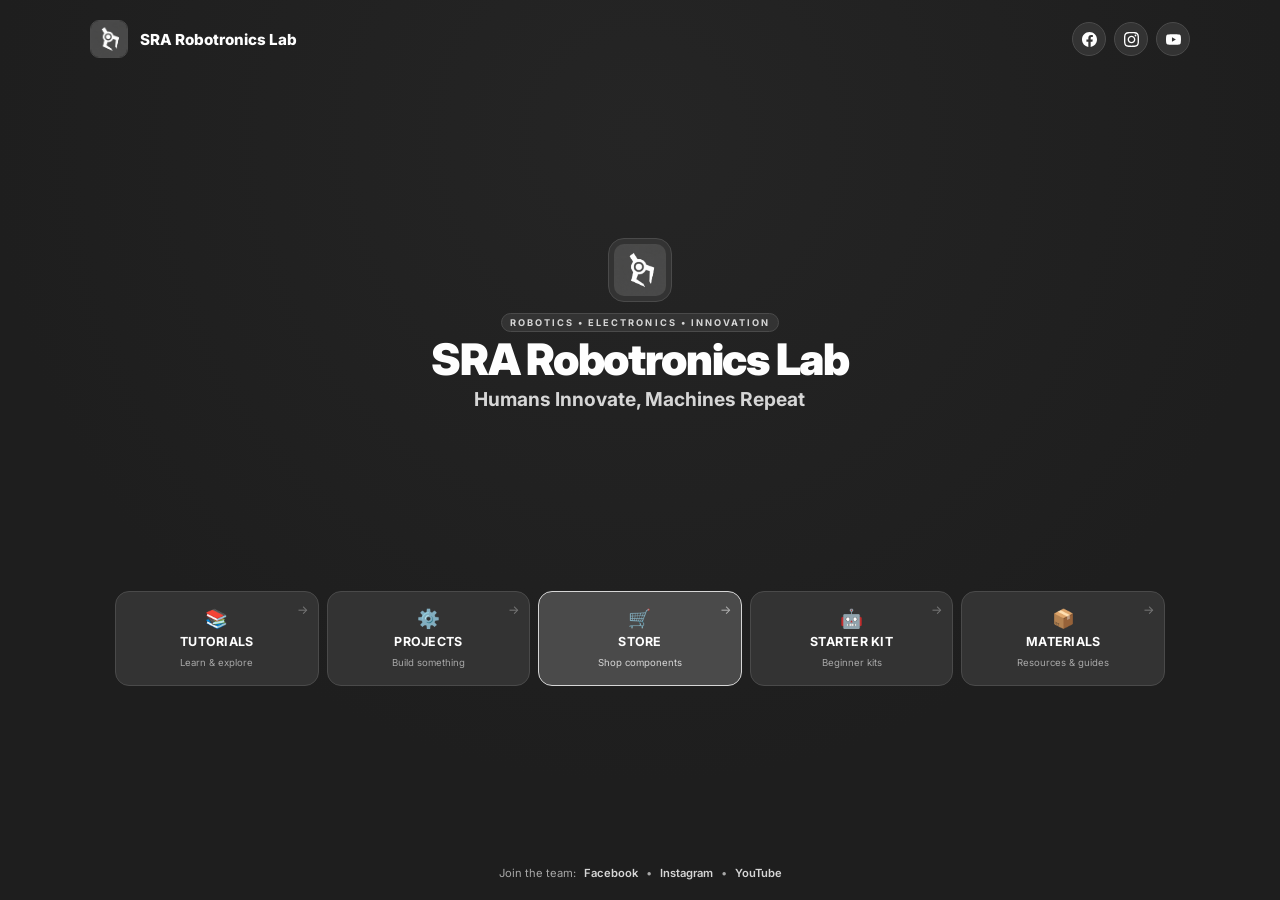
<file: index.html>
<!DOCTYPE html>
<html lang="en">
<head>
    <meta charset="UTF-8">
    <meta name="viewport" content="width=device-width, initial-scale=1.0">
    <title>SRA Robotronics Lab</title>
    <meta name="description" content="SRA Robotronics Lab — Robotics Projects & Tutorials for Beginners. Humans Innovate, Machines Repeat.">

    <link rel="icon" type="image/png" href="logo.jpg">
    <link rel="preconnect" href="https://fonts.googleapis.com">
    <link rel="preconnect" href="https://fonts.gstatic.com" crossorigin>
    <link href="https://fonts.googleapis.com/css2?family=Inter:wght@400;500;600;700;800;900&display=swap" rel="stylesheet">
    
    <link rel="stylesheet" href="styles.css">
</head>
<body>

    <!-- ================= SINGLE SCREEN HERO ================= -->
    <main class="hero-screen">
        
        <!-- Header -->
        <header class="top-header">
            <a href="index.html" class="brand">
                <img src="logo.jpg" alt="SRA Logo" onerror="this.src='https://via.placeholder.com/38'">
                <span>SRA Robotronics Lab</span>
            </a>
            <div class="social-icons-header">
                <!-- Facebook SVG Icon -->
                <a href="https://www.facebook.com/srarobotronicslab" target="_blank" class="social-icon-btn" title="Facebook">
                    <svg viewBox="0 0 24 24"><path d="M24 12.073c0-6.627-5.373-12-12-12s-12 5.373-12 12c0 5.99 4.388 10.954 10.125 11.854v-8.385H7.078v-3.47h3.047V9.43c0-3.007 1.792-4.669 4.533-4.669 1.312 0 2.686.235 2.686.235v2.953H15.83c-1.491 0-1.956.925-1.956 1.874v2.25h3.328l-.532 3.47h-2.796v8.385C19.612 23.027 24 18.062 24 12.073z"/></svg>
                </a>
                <!-- Instagram SVG Icon -->
                <a href="https://www.instagram.com/sra_robotronics_lab?igsh=MWd2eW02dGt4Y2xveQ==" target="_blank" class="social-icon-btn" title="Instagram">
                    <svg viewBox="0 0 24 24"><path d="M12 2.163c3.204 0 3.584.012 4.85.07 3.252.148 4.771 1.691 4.919 4.919.058 1.265.069 1.645.069 4.849 0 3.205-.012 3.584-.069 4.849-.149 3.225-1.664 4.771-4.919 4.919-1.266.058-1.644.07-4.85.07-3.204 0-3.584-.012-4.849-.07-3.26-.149-4.771-1.699-4.919-4.92-.058-1.265-.07-1.644-.07-4.849 0-3.204.013-3.583.07-4.849.149-3.227 1.664-4.771 4.919-4.919 1.266-.057 1.645-.069 4.849-.069zm0-2.163c-3.259 0-3.667.014-4.947.072-4.358.2-6.78 2.618-6.98 6.98-.059 1.281-.073 1.689-.073 4.948 0 3.259.014 3.668.072 4.948.2 4.358 2.618 6.78 6.98 6.98 1.281.058 1.689.072 4.948.072 3.259 0 3.668-.014 4.948-.072 4.354-.2 6.782-2.618 6.979-6.98.059-1.28.073-1.689.073-4.948 0-3.259-.014-3.667-.072-4.947-.196-4.354-2.617-6.78-6.979-6.98-1.281-.059-1.69-.073-4.949-.073zm0 5.838c-3.403 0-6.162 2.759-6.162 6.162s2.759 6.163 6.162 6.163 6.162-2.759 6.162-6.163c0-3.403-2.759-6.162-6.162-6.162zm0 10.162c-2.209 0-4-1.79-4-4 0-2.209 1.791-4 4-4s4 1.791 4 4c0 2.21-1.791 4-4 4zm6.406-11.845c-.796 0-1.441.645-1.441 1.44s.645 1.44 1.441 1.44c.795 0 1.439-.645 1.439-1.44s-.644-1.44-1.439-1.44z"/></svg>
                </a>
                <!-- YouTube SVG Icon -->
                <a href="https://youtube.com/@srarobotronicslab?si=JbZqEeuuuL5DF7yF" target="_blank" class="social-icon-btn" title="YouTube">
                    <svg viewBox="0 0 24 24"><path d="M23.498 6.186a3.016 3.016 0 0 0-2.122-2.136C19.505 3.545 12 3.545 12 3.545s-7.505 0-9.377.505A3.017 3.017 0 0 0 .502 6.186C0 8.07 0 12 0 12s0 3.93.502 5.814a3.016 3.016 0 0 0 2.122 2.136c1.871.505 9.376.505 9.376.505s7.505 0 9.377-.505a3.015 3.015 0 0 0 2.122-2.136C24 15.93 24 12 24 12s0-3.93-.502-5.814zM9.545 15.568V8.432L15.818 12l-6.273 3.568z"/></svg>
                </a>
            </div>
        </header>

        <!-- Hero Content -->
        <section class="hero-center" id="home">
            <div class="hero-logo-box">
                <img src="logo.jpg" alt="SRA Logo" onerror="this.src='https://via.placeholder.com/100'">
            </div>
            <div class="badge-tag">ROBOTICS • ELECTRONICS • INNOVATION</div>
            <h1 class="main-heading">SRA Robotronics Lab</h1>
            <p class="tagline-sub">Humans Innovate, Machines Repeat</p>
        </section>

        <!-- ================= MAIN BUTTONS ================= -->
        <nav class="quick-links-grid" aria-label="Main Navigation">
            <a href="tutorials.html" class="quick-card">
                <div class="card-content-inner">
                    <div class="card-icon">📚</div>
                    <div class="card-info">
                        <h3>TUTORIALS</h3>
                        <span>Learn & explore</span>
                    </div>
                </div>
                <span class="card-arrow">→</span>
            </a>

            <a href="projects.html" class="quick-card">
                <div class="card-content-inner">
                    <div class="card-icon">⚙️</div>
                    <div class="card-info">
                        <h3>PROJECTS</h3>
                        <span>Build something</span>
                    </div>
                </div>
                <span class="card-arrow">→</span>
            </a>

            <a href="store.html" class="quick-card featured">
                <div class="card-content-inner">
                    <div class="card-icon">🛒</div>
                    <div class="card-info">
                        <h3>STORE</h3>
                        <span>Shop components</span>
                    </div>
                </div>
                <span class="card-arrow">→</span>
            </a>

            <a href="starter_kit.html" class="quick-card">
                <div class="card-content-inner">
                    <div class="card-icon">🤖</div>
                    <div class="card-info">
                        <h3>STARTER KIT</h3>
                        <span>Beginner kits</span>
                    </div>
                </div>
                <span class="card-arrow">→</span>
            </a>

            <a href="materials.html" class="quick-card">
                <div class="card-content-inner">
                    <div class="card-icon">📦</div>
                    <div class="card-info">
                        <h3>MATERIALS</h3>
                        <span>Resources & guides</span>
                    </div>
                </div>
                <span class="card-arrow">→</span>
            </a>
        </nav>

        <!-- Footer / Join the team -->
        <footer class="hero-footer">
            <span>Join the team:</span>
            <div class="footer-socials">
                <a href="https://www.facebook.com/srarobotronicslab" target="_blank">Facebook</a>
                <span>•</span>
                <a href="https://www.instagram.com/sra_robotronics_lab?igsh=MWd2eW02dGt4Y2xveQ==" target="_blank">Instagram</a>
                <span>•</span>
                <a href="https://youtube.com/@srarobotronicslab?si=JbZqEeuuuL5DF7yF" target="_blank">YouTube</a>
            </div>
        </footer>

    </main>

    <script src="script.js"></script>
</body>
</html>
</file>
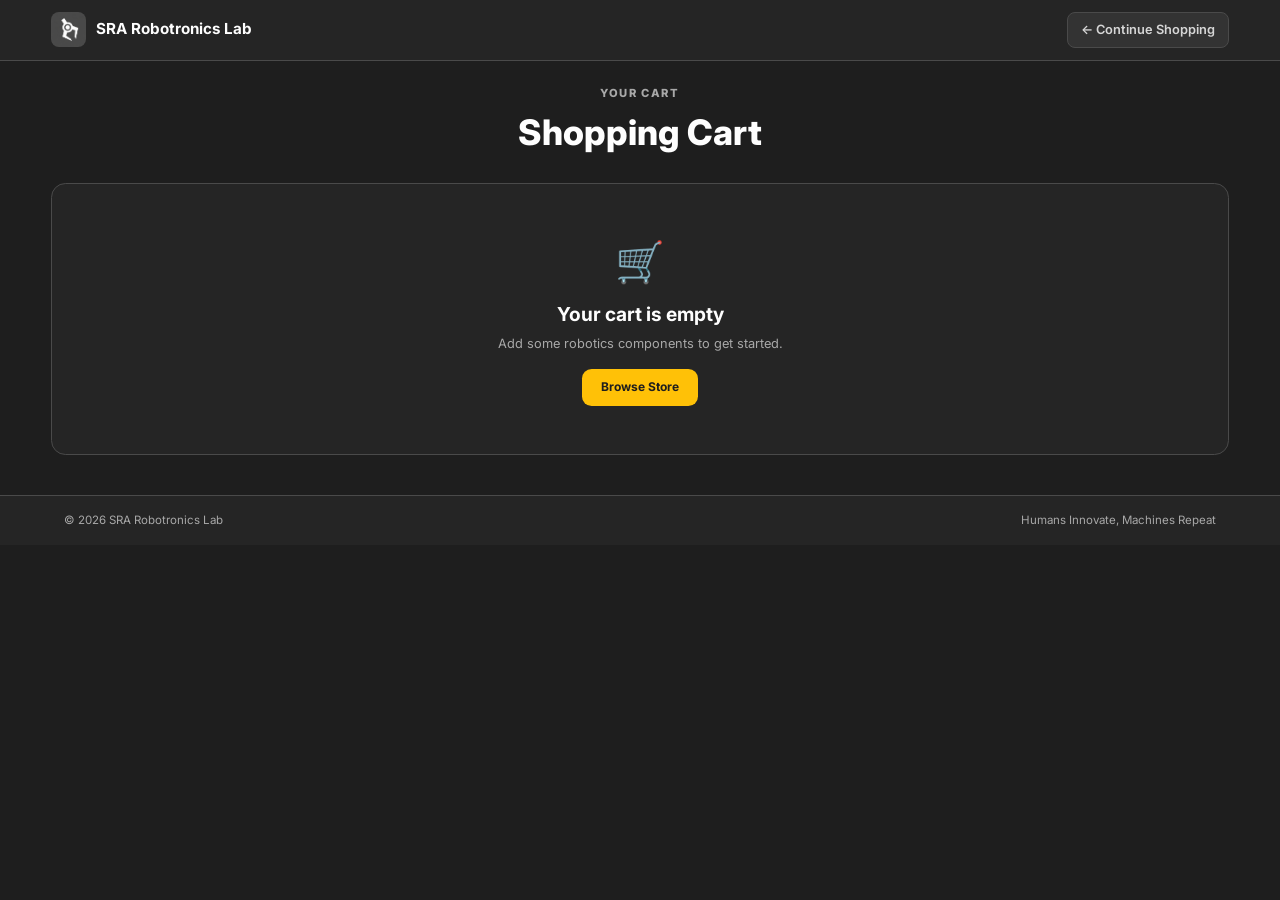
<file: cart.html>
<!DOCTYPE html>
<html lang="en">
<head>
    <meta charset="UTF-8">
    <meta name="viewport" content="width=device-width, initial-scale=1.0">
    <title>Your Cart | SRA Robotronics Lab</title>
    <meta name="description" content="Review your shopping cart and checkout.">
    <link href="https://fonts.googleapis.com/css2?family=Inter:wght@400;500;600;700;800&display=swap" rel="stylesheet">
    <link rel="stylesheet" href="cart.css">
</head>
<body>

<!-- =========================================
    HEADER
========================================= -->
<header class="header">
    <div class="nav-container">
        <a href="store.html" class="brand">
            <img src="logo.jpg" alt="SRA Robotronics Lab">
            <span>SRA Robotronics Lab</span>
        </a>
        <a href="store.html" class="back-store">
            ← Continue Shopping
        </a>
    </div>
</header>

<!-- =========================================
    MAIN
========================================= -->
<main class="cart-page">

    <!-- PAGE HEADER -->
    <section class="page-header">
        <p class="section-label">Your Cart</p>
        <h1>Shopping Cart</h1>
    </section>

    <!-- EMPTY CART -->
    <section id="emptyCart" class="empty-cart">
        <div class="empty-icon">🛒</div>
        <h2>Your cart is empty</h2>
        <p>Add some robotics components to get started.</p>
        <a href="store.html" class="primary-btn">Browse Store</a>
    </section>

    <!-- CART CONTENT -->
    <section id="cartContent" class="cart-layout">

        <!-- CART ITEMS -->
        <div class="cart-card">
            <div class="cart-card-header">
                <div>
                    <h2>Cart Items</h2>
                    <p id="cartItemCount">0 items</p>
                </div>
                <button id="clearCartBtn" class="clear-cart" type="button">Clear Cart</button>
            </div>

            <!-- ITEMS WILL BE INSERTED HERE -->
            <div id="cartItems" class="cart-items"></div>
        </div>

        <!-- ORDER SUMMARY -->
        <aside class="cart-summary">
            <h2>Order Summary</h2>

            <div class="summary-row">
                <span>Subtotal</span>
                <strong id="cartSubtotal">৳0</strong>
            </div>

            <!-- DELIVERY OPTIONS SELECTOR -->
            <div class="delivery-options-group">
                <label class="delivery-label">Delivery Location:</label>
                <div class="delivery-radios">
                    <label class="radio-card">
                        <input type="radio" name="deliveryOption" value="80" checked>
                        <span>Inside Dhaka <strong>(৳80)</strong></span>
                    </label>
                    <label class="radio-card">
                        <input type="radio" name="deliveryOption" value="150">
                        <span>Outside Dhaka <strong>(৳150)</strong></span>
                    </label>
                </div>
            </div>

            <div class="summary-row">
                <span>Delivery Fee</span>
                <strong id="deliveryFee">৳80</strong>
            </div>

            <div class="summary-divider"></div>

            <div class="summary-total">
                <span>Total</span>
                <strong id="cartTotal">৳0</strong>
            </div>

            <div class="delivery-note">
                <strong>Payment Information</strong>
                <p>Delivery charge must be paid in advance. Remaining product amount uses Cash on Delivery.</p>
            </div>

            <button id="checkoutBtn" class="checkout-btn" type="button">
                Proceed to Checkout <span>→</span>
            </button>
        </aside>

    </section>

</main>

<!-- =========================================
    FOOTER
========================================= -->
<footer class="footer">
    <div>© <span id="year"></span> SRA Robotronics Lab</div>
    <div>Humans Innovate, Machines Repeat</div>
</footer>

<script src="cart.js"></script>
</body>
</html>
</file>
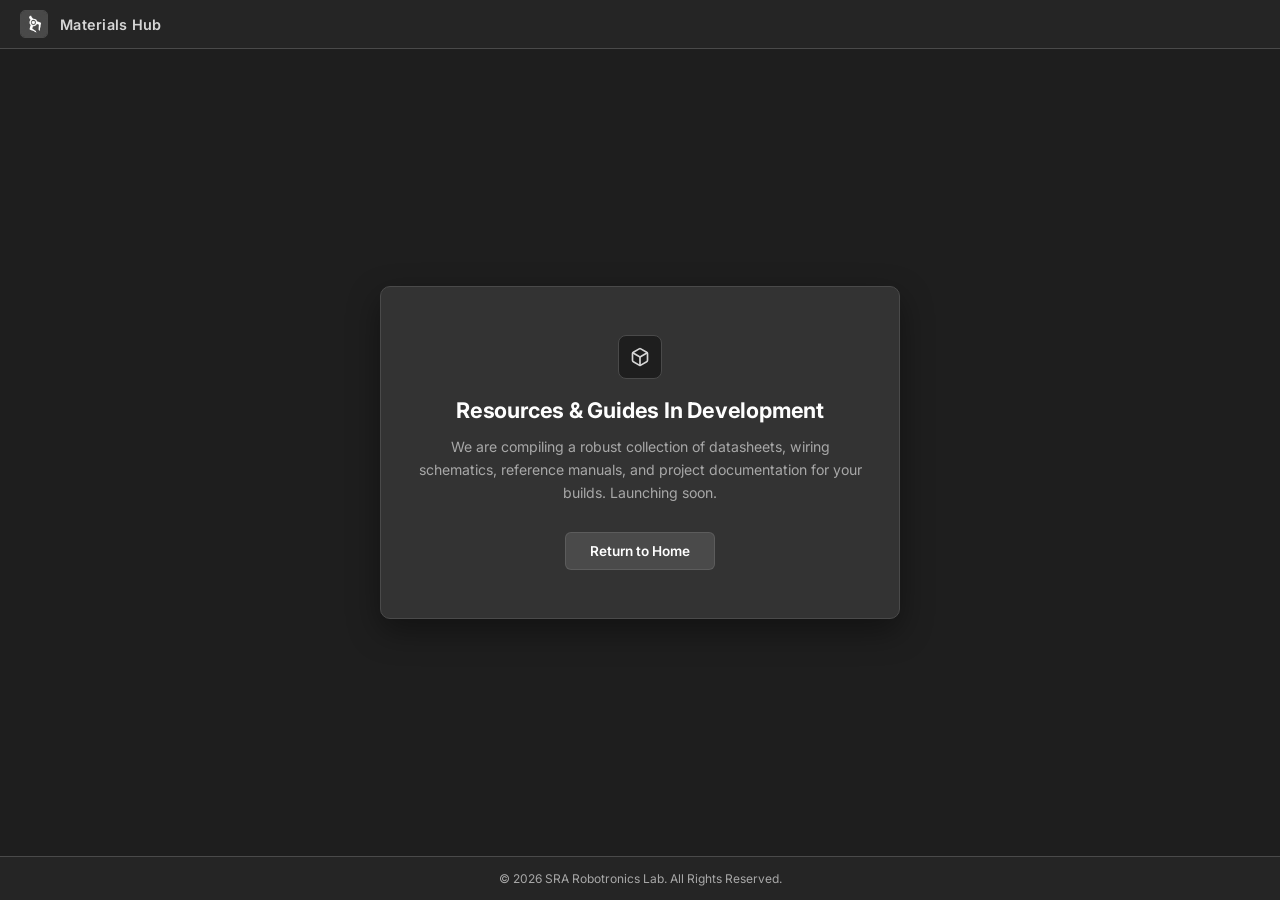
<file: materials.html>
<!DOCTYPE html>
<html lang="en">
<head>
    <meta charset="UTF-8">
    <meta name="viewport" content="width=device-width, initial-scale=1.0">
    <title>Materials Hub - SRA Robotronics Lab</title>
    <link rel="preconnect" href="https://fonts.googleapis.com">
    <link rel="preconnect" href="https://fonts.gstatic.com" crossorigin>
    <link href="https://fonts.googleapis.com/css2?family=Inter:wght@400;500;600;700;800&display=swap" rel="stylesheet">
    <link rel="stylesheet" href="tutorials.css">
</head>
<body>

    <!-- ================= HEADER ================= -->
    <header class="amazon-header">
        <div class="nav-top">
            <a href="index.html" class="nav-logo">
                <img src="logo.jpg" alt="SRA Logo" width="28" height="28" onerror="this.src='https://via.placeholder.com/28'">
            </a>
            <div class="page-indicator">Materials Hub</div>
        </div>
    </header>

    <!-- ================= COMING SOON CONTENT ================= -->
    <main class="coming-soon-container">
        <div class="coming-soon-card">
            <div class="icon-badge">
                <svg viewBox="0 0 24 24" width="20" height="20" fill="none" stroke="currentColor" stroke-width="2" stroke-linecap="round" stroke-linejoin="round">
                    <path d="M21 16V8a2 2 0 0 0-1-1.73l-7-4a2 2 0 0 0-2 0l-7 4A2 2 0 0 0 3 8v8a2 2 0 0 0 1 1.73l7 4a2 2 0 0 0 2 0l7-4A2 2 0 0 0 21 16z"/>
                    <polyline points="3.27 6.96 12 12.01 20.73 6.96"/>
                    <line x1="12" y1="22.08" x2="12" y2="12"/>
                </svg>
            </div>
            
            <h1>Resources & Guides In Development</h1>
            <p class="subtitle-text">We are compiling a robust collection of datasheets, wiring schematics, reference manuals, and project documentation for your builds. Launching soon.</p>
            
            <div class="action-box">
                <a href="index.html" class="back-home-btn">Return to Home</a>
            </div>
        </div>
    </main>

    <!-- ================= FOOTER ================= -->
    <footer class="footer">
        <div class="footer-bottom">
            <p>&copy; <span id="year"></span> SRA Robotronics Lab. All Rights Reserved.</p>
        </div>
    </footer>

    <script>
        document.getElementById("year").textContent = new Date().getFullYear();
    </script>
</body>
</html>
</file>
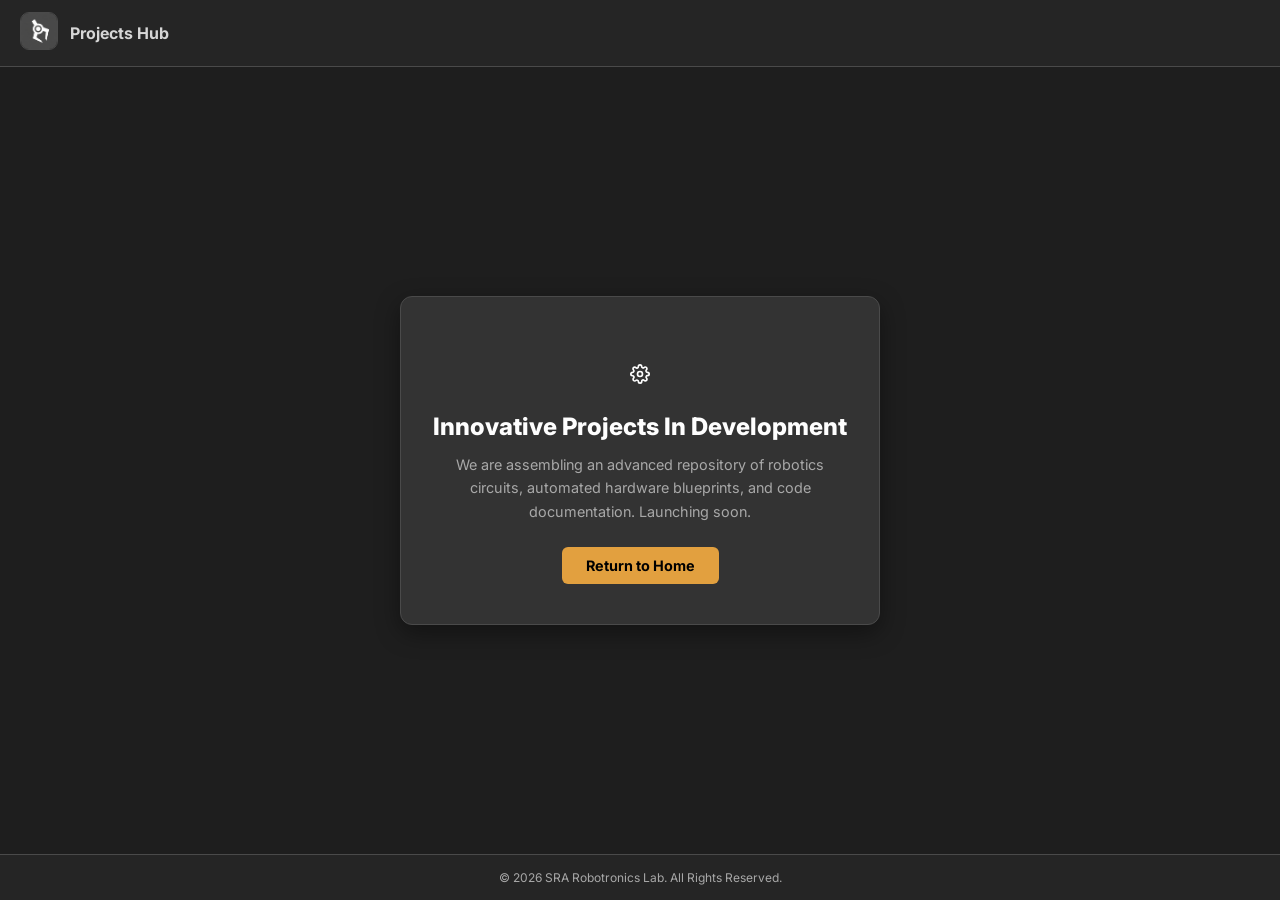
<file: project.html>
<!DOCTYPE html>
<html lang="en">
<head>
    <meta charset="UTF-8">
    <meta name="viewport" content="width=device-width, initial-scale=1.0">
    <title>Projects Hub - SRA Robotronics Lab</title>
    <link rel="preconnect" href="https://fonts.googleapis.com">
    <link rel="preconnect" href="https://fonts.gstatic.com" crossorigin>
    <link href="https://fonts.googleapis.com/css2?family=Inter:wght@400;500;600;700;800&display=swap" rel="stylesheet">
    <link rel="stylesheet" href="tutorial.css">
</head>
<body>

    <!-- ================= HEADER ================= -->
    <header class="amazon-header">
        <div class="nav-top">
            <a href="index.html" class="nav-logo">
                <img src="logo.jpg" alt="SRA Logo" width="28" height="28" onerror="this.src='https://via.placeholder.com/28'">
            </a>
            <div class="page-indicator">Projects Hub</div>
        </div>
    </header>

    <!-- ================= COMING SOON CONTENT ================= -->
    <main class="coming-soon-container">
        <div class="coming-soon-card">
            <div class="icon-badge">
                <svg viewBox="0 0 24 24" width="20" height="20" fill="none" stroke="currentColor" stroke-width="2" stroke-linecap="round" stroke-linejoin="round">
                    <circle cx="12" cy="12" r="3"/>
                    <path d="M19.4 15a1.65 1.65 0 0 0 .33 1.82l.06.06a2 2 0 0 1 0 2.83 2 2 0 0 1-2.83 0l-.06-.06a1.65 1.65 0 0 0-1.82-.33 1.65 1.65 0 0 0-1 1.51V21a2 2 0 0 1-2 2 2 2 0 0 1-2-2v-.09A1.65 1.65 0 0 0 9 19.4a1.65 1.65 0 0 0-1.82.33l-.06.06a2 2 0 0 1-2.83 0 2 2 0 0 1 0-2.83l.06-.06a1.65 1.65 0 0 0 .33-1.82 1.65 1.65 0 0 0-1.51-1H3a2 2 0 0 1-2-2 2 2 0 0 1 2-2h.09A1.65 1.65 0 0 0 4.6 9a1.65 1.65 0 0 0-.33-1.82l-.06-.06a2 2 0 0 1 0-2.83 2 2 0 0 1 2.83 0l.06.06a1.65 1.65 0 0 0 1.82.33H9a1.65 1.65 0 0 0 1-1.51V3a2 2 0 0 1 2-2 2 2 0 0 1 2 2v.09a1.65 1.65 0 0 0 1 1.51 1.65 1.65 0 0 0 1.82-.33l.06-.06a2 2 0 0 1 2.83 0 2 2 0 0 1 0 2.83l-.06.06a1.65 1.65 0 0 0-.33 1.82V9a1.65 1.65 0 0 0 1.51 1H21a2 2 0 0 1 2 2 2 2 0 0 1-2 2h-.09a1.65 1.65 0 0 0-1.51 1z"/>
                </svg>
            </div>
            
            <h1>Innovative Projects In Development</h1>
            <p class="subtitle-text">We are assembling an advanced repository of robotics circuits, automated hardware blueprints, and code documentation. Launching soon.</p>
            
            <div class="action-box">
                <a href="index.html" class="back-home-btn">Return to Home</a>
            </div>
        </div>
    </main>

    <!-- ================= FOOTER ================= -->
    <footer class="footer">
        <div class="footer-bottom">
            <p>&copy; <span id="year"></span> SRA Robotronics Lab. All Rights Reserved.</p>
        </div>
    </footer>

    <script>
        document.getElementById("year").textContent = new Date().getFullYear();
    </script>
</body>
</html>
</file>
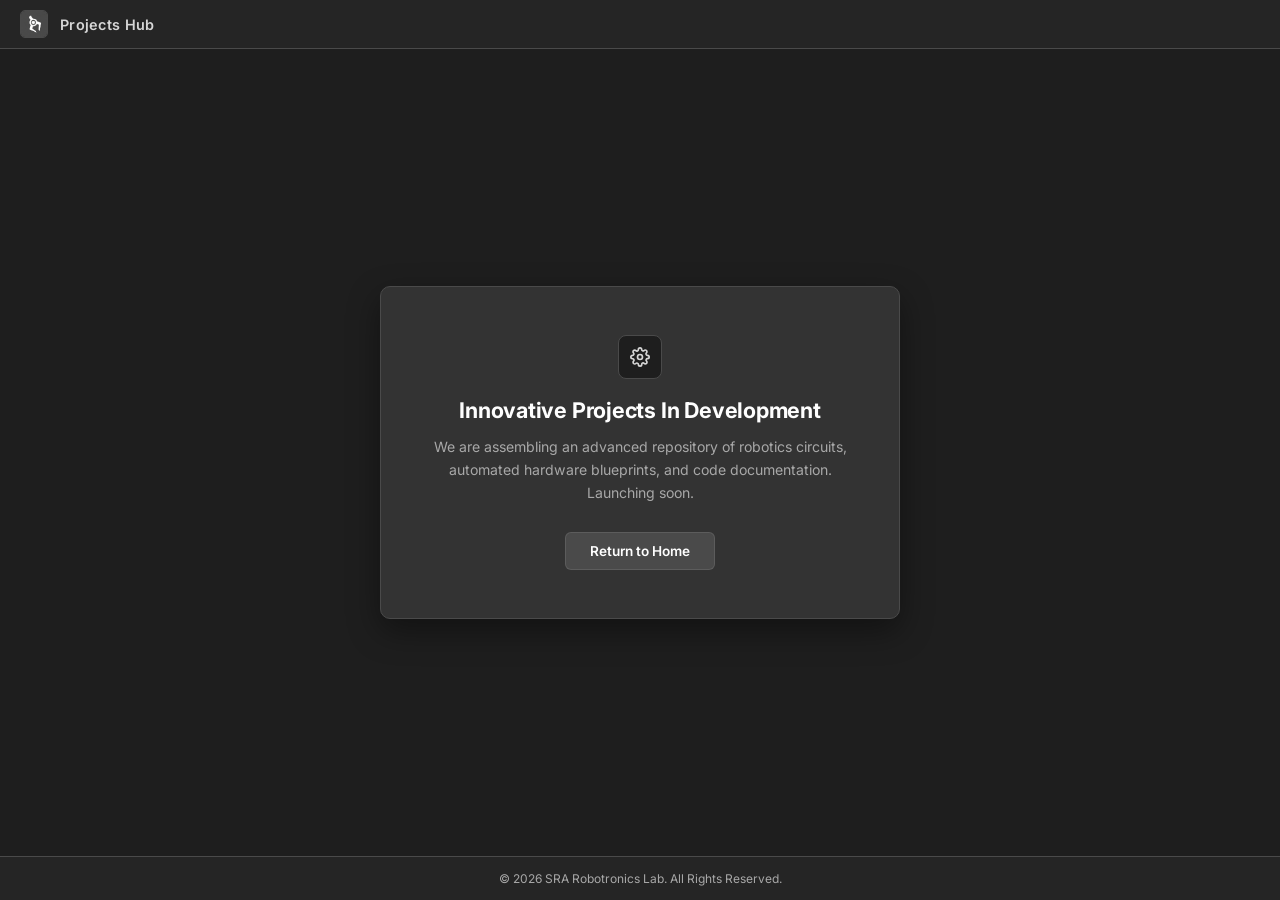
<file: projects.html>
<!DOCTYPE html>
<html lang="en">
<head>
    <meta charset="UTF-8">
    <meta name="viewport" content="width=device-width, initial-scale=1.0">
    <title>Projects Hub - SRA Robotronics Lab</title>
    <link rel="preconnect" href="https://fonts.googleapis.com">
    <link rel="preconnect" href="https://fonts.gstatic.com" crossorigin>
    <link href="https://fonts.googleapis.com/css2?family=Inter:wght@400;500;600;700;800&display=swap" rel="stylesheet">
    <link rel="stylesheet" href="tutorials.css">
</head>
<body>

    <!-- ================= HEADER ================= -->
    <header class="amazon-header">
        <div class="nav-top">
            <a href="index.html" class="nav-logo">
                <img src="logo.jpg" alt="SRA Logo" width="28" height="28" onerror="this.src='https://via.placeholder.com/28'">
            </a>
            <div class="page-indicator">Projects Hub</div>
        </div>
    </header>

    <!-- ================= COMING SOON CONTENT ================= -->
    <main class="coming-soon-container">
        <div class="coming-soon-card">
            <div class="icon-badge">
                <svg viewBox="0 0 24 24" width="20" height="20" fill="none" stroke="currentColor" stroke-width="2" stroke-linecap="round" stroke-linejoin="round">
                    <circle cx="12" cy="12" r="3"/>
                    <path d="M19.4 15a1.65 1.65 0 0 0 .33 1.82l.06.06a2 2 0 0 1 0 2.83 2 2 0 0 1-2.83 0l-.06-.06a1.65 1.65 0 0 0-1.82-.33 1.65 1.65 0 0 0-1 1.51V21a2 2 0 0 1-2 2 2 2 0 0 1-2-2v-.09A1.65 1.65 0 0 0 9 19.4a1.65 1.65 0 0 0-1.82.33l-.06.06a2 2 0 0 1-2.83 0 2 2 0 0 1 0-2.83l.06-.06a1.65 1.65 0 0 0 .33-1.82 1.65 1.65 0 0 0-1.51-1H3a2 2 0 0 1-2-2 2 2 0 0 1 2-2h.09A1.65 1.65 0 0 0 4.6 9a1.65 1.65 0 0 0-.33-1.82l-.06-.06a2 2 0 0 1 0-2.83 2 2 0 0 1 2.83 0l.06.06a1.65 1.65 0 0 0 1.82.33H9a1.65 1.65 0 0 0 1-1.51V3a2 2 0 0 1 2-2 2 2 0 0 1 2 2v.09a1.65 1.65 0 0 0 1 1.51 1.65 1.65 0 0 0 1.82-.33l.06-.06a2 2 0 0 1 2.83 0 2 2 0 0 1 0 2.83l-.06.06a1.65 1.65 0 0 0-.33 1.82V9a1.65 1.65 0 0 0 1.51 1H21a2 2 0 0 1 2 2 2 2 0 0 1-2 2h-.09a1.65 1.65 0 0 0-1.51 1z"/>
                </svg>
            </div>
            
            <h1>Innovative Projects In Development</h1>
            <p class="subtitle-text">We are assembling an advanced repository of robotics circuits, automated hardware blueprints, and code documentation. Launching soon.</p>
            
            <div class="action-box">
                <a href="index.html" class="back-home-btn">Return to Home</a>
            </div>
        </div>
    </main>

    <!-- ================= FOOTER ================= -->
    <footer class="footer">
        <div class="footer-bottom">
            <p>&copy; <span id="year"></span> SRA Robotronics Lab. All Rights Reserved.</p>
        </div>
    </footer>

    <script>
        document.getElementById("year").textContent = new Date().getFullYear();
    </script>
</body>
</html>
</file>
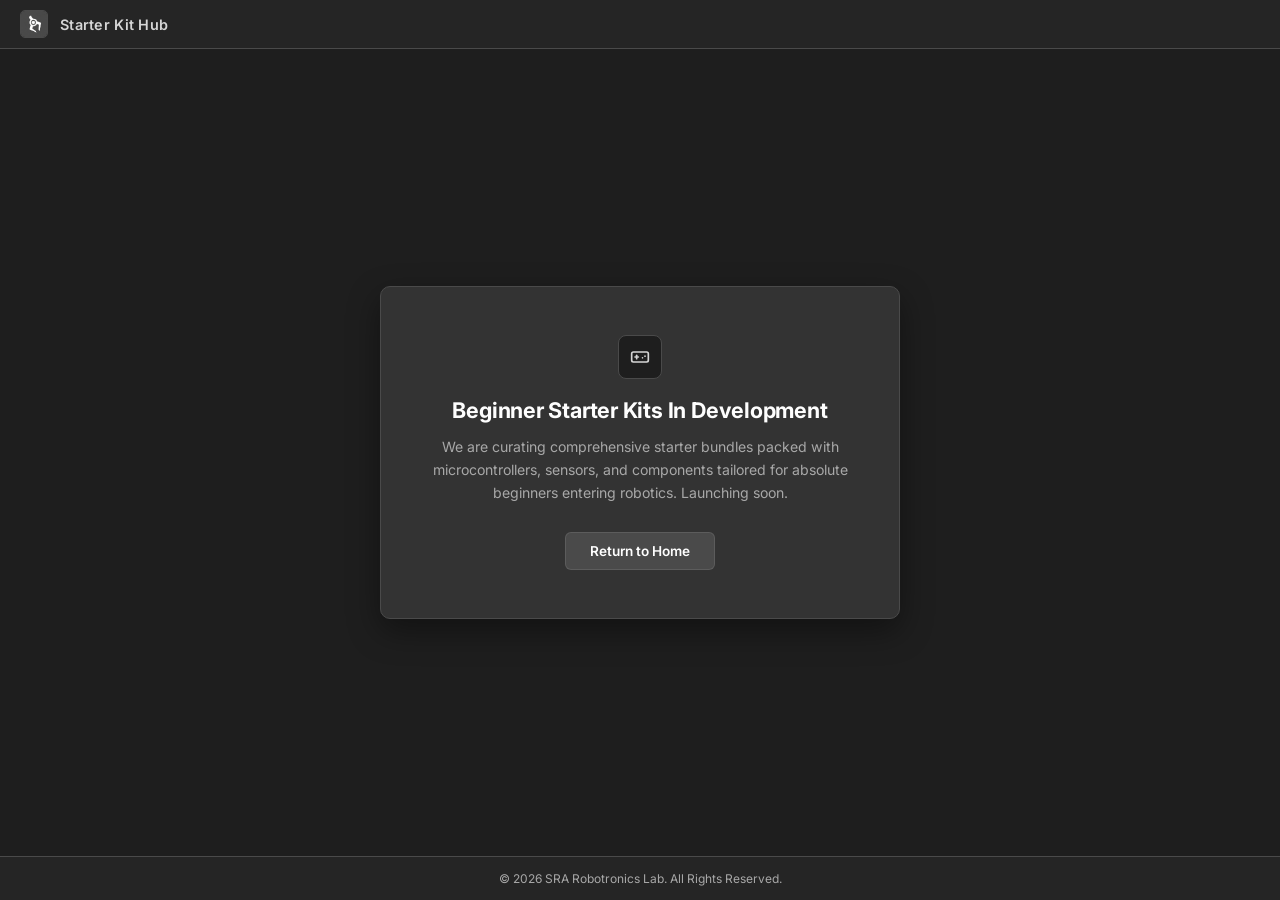
<file: starter_kit.html>
<!DOCTYPE html>
<html lang="en">
<head>
    <meta charset="UTF-8">
    <meta name="viewport" content="width=device-width, initial-scale=1.0">
    <title>Starter Kit Hub - SRA Robotronics Lab</title>
    <link rel="preconnect" href="https://fonts.googleapis.com">
    <link rel="preconnect" href="https://fonts.gstatic.com" crossorigin>
    <link href="https://fonts.googleapis.com/css2?family=Inter:wght@400;500;600;700;800&display=swap" rel="stylesheet">
    <link rel="stylesheet" href="tutorials.css">
</head>
<body>

    <!-- ================= HEADER ================= -->
    <header class="amazon-header">
        <div class="nav-top">
            <a href="index.html" class="nav-logo">
                <img src="logo.jpg" alt="SRA Logo" width="28" height="28" onerror="this.src='https://via.placeholder.com/28'">
            </a>
            <div class="page-indicator">Starter Kit Hub</div>
        </div>
    </header>

    <!-- ================= COMING SOON CONTENT ================= -->
    <main class="coming-soon-container">
        <div class="coming-soon-card">
            <div class="icon-badge">
                <svg viewBox="0 0 24 24" width="20" height="20" fill="none" stroke="currentColor" stroke-width="2" stroke-linecap="round" stroke-linejoin="round">
                    <rect x="2" y="6" width="20" height="12" rx="2"/>
                    <path d="M6 12h4"/>
                    <path d="M8 10v4"/>
                    <path d="M15 13h.01"/>
                    <path d="M18 11h.01"/>
                </svg>
            </div>
            
            <h1>Beginner Starter Kits In Development</h1>
            <p class="subtitle-text">We are curating comprehensive starter bundles packed with microcontrollers, sensors, and components tailored for absolute beginners entering robotics. Launching soon.</p>
            
            <div class="action-box">
                <a href="index.html" class="back-home-btn">Return to Home</a>
            </div>
        </div>
    </main>

    <!-- ================= FOOTER ================= -->
    <footer class="footer">
        <div class="footer-bottom">
            <p>&copy; <span id="year"></span> SRA Robotronics Lab. All Rights Reserved.</p>
        </div>
    </footer>

    <script>
        document.getElementById("year").textContent = new Date().getFullYear();
    </script>
</body>
</html>
</file>
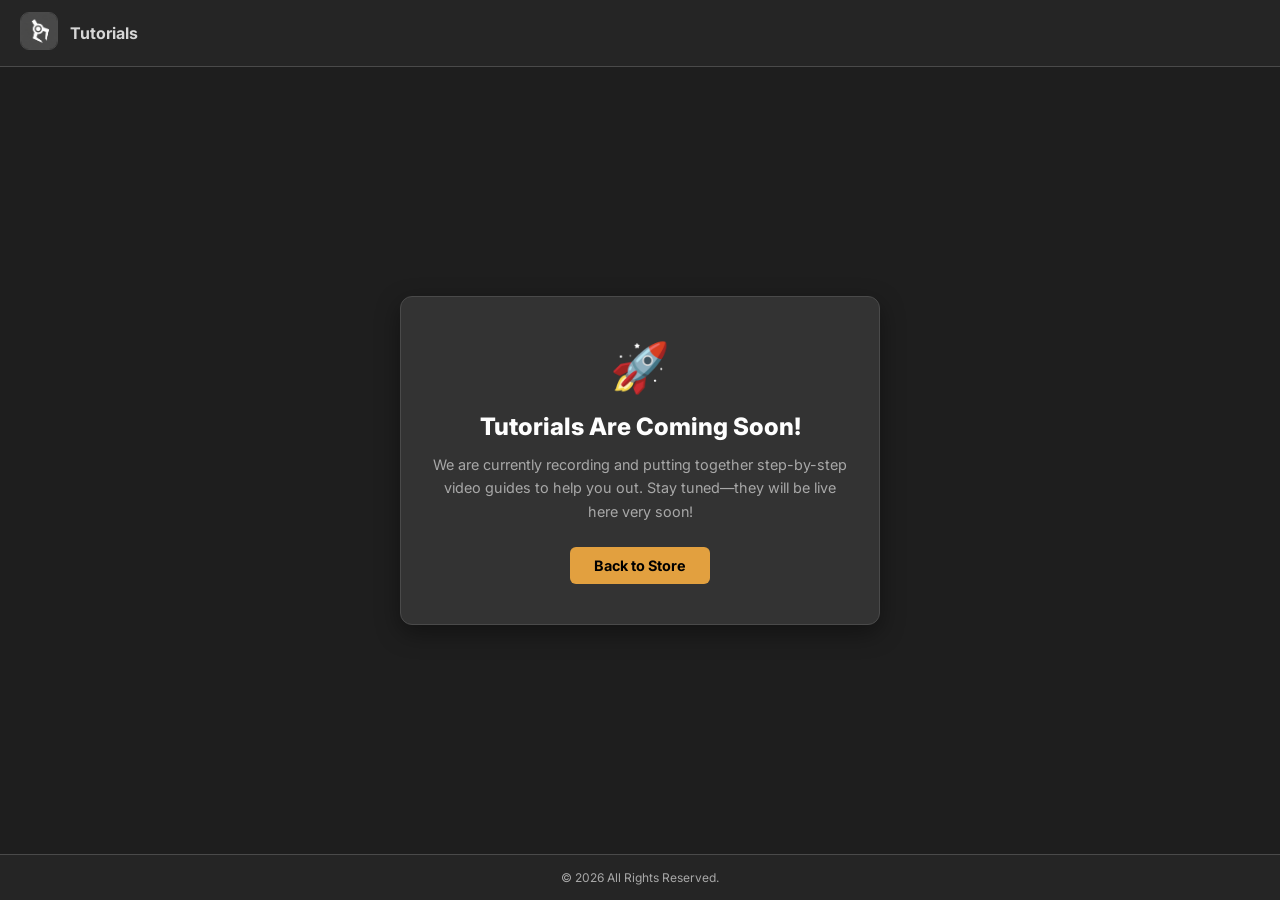
<file: tutorial.html>
<!DOCTYPE html>
<html lang="en">
<head>
    <meta charset="UTF-8">
    <meta name="viewport" content="width=device-width, initial-scale=1.0">
    <title>Tutorials - Coming Soon</title>
    <link href="https://fonts.googleapis.com/css2?family=Inter:wght@400;500;600;700;800&display=swap" rel="stylesheet">
    <link rel="stylesheet" href="tutorial.css">
</head>
<body>

    <!-- HEADER / NAVIGATION -->
    <header class="amazon-header">
        <div class="nav-top">
            <a href="store.html" class="nav-logo">
                <img src="logo.jpg" alt="Logo" onerror="this.src='https://via.placeholder.com/38'">
            </a>
            <div class="page-indicator">Tutorials</div>
        </div>
    </header>

    <!-- COMING SOON CONTENT -->
    <main class="coming-soon-container">
        <div class="coming-soon-card">
            <div class="icon-badge">🚀</div>
            <h1>Tutorials Are Coming Soon!</h1>
            <p>We are currently recording and putting together step-by-step video guides to help you out. Stay tuned—they will be live here very soon!</p>
            <a href="store.html" class="back-home-btn">Back to Store</a>
        </div>
    </main>

    <!-- FOOTER -->
    <footer class="footer">
        <div class="footer-bottom">
            <p>&copy; <span id="year"></span> All Rights Reserved.</p>
        </div>
    </footer>

    <script>
        document.getElementById("year").textContent = new Date().getFullYear();
    </script>
</body>
</html>
</file>
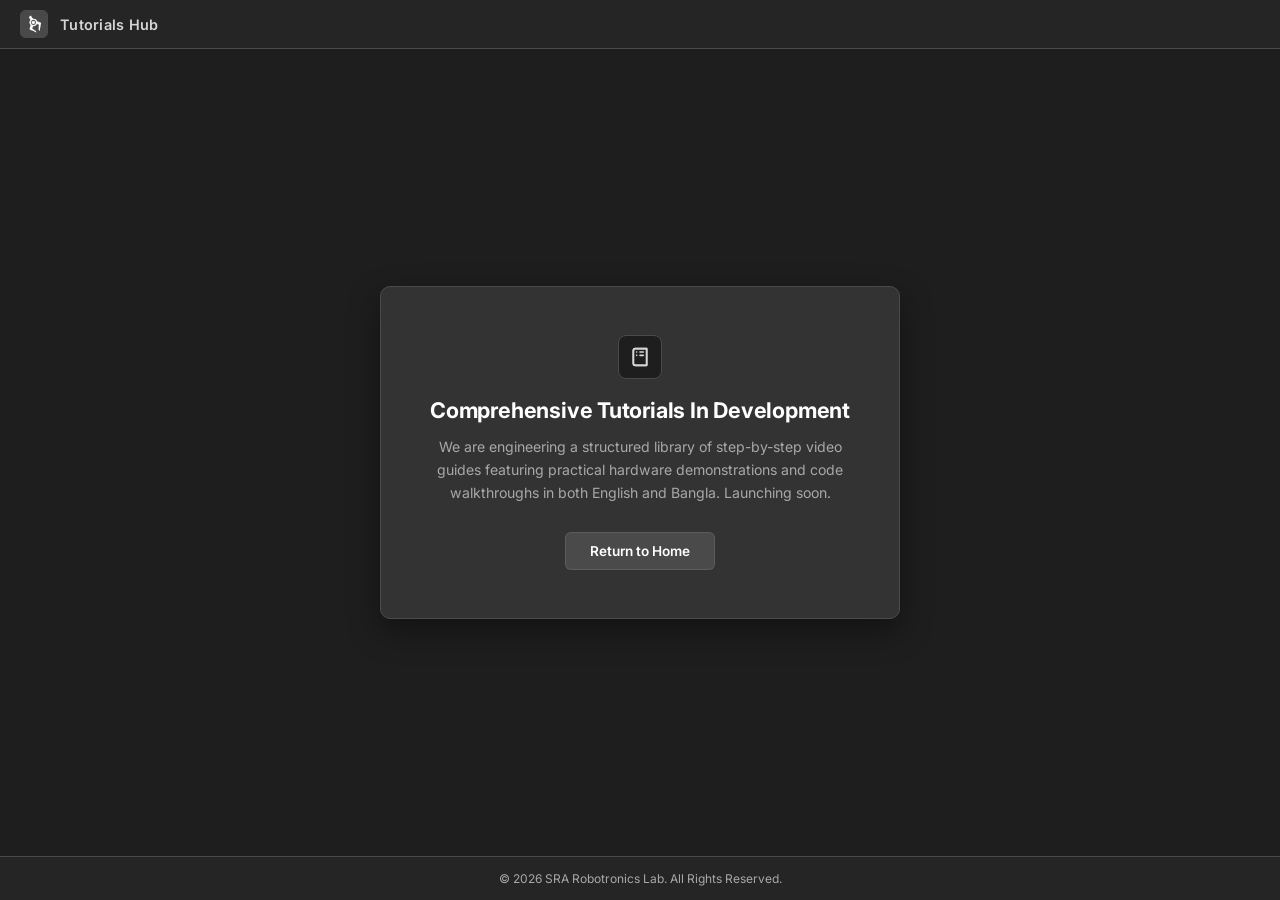
<file: tutorials.html>
<!DOCTYPE html>
<html lang="en">
<head>
    <meta charset="UTF-8">
    <meta name="viewport" content="width=device-width, initial-scale=1.0">
    <title>Tutorials Hub - SRA Robotronics Lab</title>
    <link rel="preconnect" href="https://fonts.googleapis.com">
    <link rel="preconnect" href="https://fonts.gstatic.com" crossorigin>
    <link href="https://fonts.googleapis.com/css2?family=Inter:wght@400;500;600;700;800&display=swap" rel="stylesheet">
    <link rel="stylesheet" href="tutorials.css">
</head>
<body>

    <!-- ================= HEADER ================= -->
    <header class="amazon-header">
        <div class="nav-top">
            <a href="index.html" class="nav-logo">
                <img src="logo.jpg" alt="SRA Logo" width="28" height="28" onerror="this.src='https://via.placeholder.com/28'">
            </a>
            <div class="page-indicator">Tutorials Hub</div>
        </div>
    </header>

    <!-- ================= COMING SOON CONTENT ================= -->
    <main class="coming-soon-container">
        <div class="coming-soon-card">
            <div class="icon-badge">
                <svg viewBox="0 0 24 24" width="20" height="20" fill="none" stroke="currentColor" stroke-width="2" stroke-linecap="round" stroke-linejoin="round">
                    <path d="M4 19.5v-15A2.5 2.5 0 0 1 6.5 2H20v20H6.5a2.5 2.5 0 0 1-2.5-2.5Z"/>
                    <path d="M6.5 2H20v20H6.5A2.5 2.5 0 0 1 4 19.5v-15A2.5 2.5 0 0 1 6.5 2Z"/>
                    <path d="M12 6h4"/>
                    <path d="M12 10h4"/>
                    <path d="M8 6h.01"/>
                    <path d="M8 10h.01"/>
                </svg>
            </div>
            
            <h1>Comprehensive Tutorials In Development</h1>
            <p class="subtitle-text">We are engineering a structured library of step-by-step video guides featuring practical hardware demonstrations and code walkthroughs in both English and Bangla. Launching soon.</p>
            
            <div class="action-box">
                <a href="index.html" class="back-home-btn">Return to Home</a>
            </div>
        </div>
    </main>

    <!-- ================= FOOTER ================= -->
    <footer class="footer">
        <div class="footer-bottom">
            <p>&copy; <span id="year"></span> SRA Robotronics Lab. All Rights Reserved.</p>
        </div>
    </footer>

    <script>
        document.getElementById("year").textContent = new Date().getFullYear();
    </script>
</body>
</html>
</file>
<file: styles.css>
/* =========================================
   RESET & NEW COLOR THEME VARIABLES
========================================= */
* {
    margin: 0;
    padding: 0;
    box-sizing: border-box;
}

:root {
    --bg: #1E1E1E;
    --bg2: #252525;
    --card: #333333;

    --primary: #FEFEFE;
    --secondary: #D6D6D6;
    --muted: #A8A8A8;

    --accent: #4A4A4A;
    --accent-hover: #5A5A5A;

    --border: #4A4A4A;
}

html, body {
    height: 100vh;
    overflow: hidden; /* Locks layout to 1 screen without scrolling */
    font-family: "Inter", sans-serif;
    background: var(--bg);
    color: var(--primary);
}

a {
    text-decoration: none;
    color: inherit;
}

/* =========================================
   SINGLE SCREEN CONTAINER
========================================= */
.hero-screen {
    height: 100vh;
    width: 100vw;
    display: flex;
    flex-direction: column;
    justify-content: space-between;
    padding: 20px 40px;
    background: 
        radial-gradient(circle at 50% 15%, var(--bg2), transparent 65%),
        var(--bg);
    position: relative;
}

/* =========================================
   TOP HEADER
========================================= */
.top-header {
    display: flex;
    align-items: center;
    justify-content: space-between;
    width: 100%;
    max-width: 1100px;
    margin: 0 auto;
}

.brand {
    display: flex;
    align-items: center;
    gap: 12px;
    font-weight: 800;
    font-size: 0.95rem;
    color: var(--primary);
}

.brand img {
    width: 38px;
    height: 38px;
    border-radius: 9px;
    object-fit: cover;
    border: 1px solid var(--border);
}

.social-icons-header {
    display: flex;
    gap: 8px;
}

.social-icon-btn {
    width: 34px;
    height: 34px;
    border-radius: 50%;
    background: var(--card);
    border: 1px solid var(--border);
    display: flex;
    align-items: center;
    justify-content: center;
    transition: all 0.2s ease;
}

.social-icon-btn svg {
    width: 15px;
    height: 15px;
    fill: var(--primary);
    transition: transform 0.2s;
}

.social-icon-btn:hover {
    background: var(--accent);
    border-color: var(--accent-hover);
    transform: translateY(-2px);
}

.social-icon-btn:hover svg {
    fill: var(--primary);
}

/* =========================================
   HERO CENTER INFO 
========================================= */
.hero-center {
    text-align: center;
    max-width: 800px;
    margin: 0 auto;
}

.hero-logo-box {
    width: 64px;
    height: 64px;
    margin: 0 auto 8px auto;
    padding: 5px;
    background: var(--card);
    border: 1px solid var(--border);
    border-radius: 16px;
}

.hero-logo-box img {
    width: 100%;
    height: 100%;
    object-fit: contain;
    border-radius: 10px;
}

.badge-tag {
    display: inline-block;
    font-size: 0.58rem;
    letter-spacing: 0.22em;
    font-weight: 700;
    color: var(--secondary);
    background: var(--card);
    padding: 3px 8px;
    border-radius: 20px;
    margin-bottom: 4px;
    border: 1px solid var(--border);
}

.main-heading {
    font-size: clamp(1.8rem, 3.4vw, 2.8rem);
    font-weight: 900;
    line-height: 1.1;
    letter-spacing: -0.03em;
    color: var(--primary);
}

.tagline-sub {
    font-size: clamp(0.9rem, 1.5vw, 1.2rem);
    font-weight: 700;
    color: var(--secondary);
    margin-top: 3px;
}

.hero-description {
    margin-top: 3px;
    font-size: clamp(0.8rem, 1.2vw, 0.95rem);
    color: var(--muted);
    font-weight: 500;
}

/* =========================================
   COMPACT QUICK LINKS GRID (CLOSER BUTTONS)
========================================= */
.quick-links-grid {
    display: grid;
    grid-template-columns: repeat(5, 1fr);
    gap: 8px;
    max-width: 1050px;
    width: 100%;
    margin: 0 auto;
}

.quick-card {
    position: relative;
    background: var(--card);
    border: 1px solid var(--border);
    border-radius: 14px;
    padding: 12px 10px;
    display: flex;
    flex-direction: column;
    justify-content: center;
    min-height: 95px;
    transition: all 0.25s cubic-bezier(0.16, 1, 0.3, 1);
}

.card-content-inner {
    display: flex;
    flex-direction: column;
    align-items: center;
    text-align: center;
}

.quick-card:hover {
    background: var(--accent);
    border-color: var(--accent-hover);
    transform: translateY(-3px);
    box-shadow: 0 8px 20px rgba(0, 0, 0, 0.3);
}

.quick-card.featured {
    background: var(--accent);
    border-color: var(--secondary);
    border-width: 1.5px;
}

.quick-card.featured .card-info h3,
.quick-card.featured .card-info span,
.quick-card.featured .card-arrow {
    color: var(--primary);
}

.quick-card.featured .card-info span {
    color: var(--secondary);
}

.card-icon {
    font-size: 1.15rem;
    margin-bottom: 4px;
}

.card-info h3 {
    font-size: 0.78rem;
    font-weight: 700;
    letter-spacing: 0.02em;
    color: var(--primary);
    margin-bottom: 1px;
}

.card-info span {
    font-size: 0.6rem;
    color: var(--muted);
}

.card-arrow {
    position: absolute;
    top: 10px;
    right: 10px;
    font-size: 0.75rem;
    color: var(--muted);
    opacity: 0.6;
    transition: 0.2s;
}

.quick-card:hover .card-arrow {
    opacity: 1;
    transform: translateX(2px);
    color: var(--primary);
}

/* =========================================
   HERO FOOTER / JOIN THE TEAM
========================================= */
.hero-footer {
    display: flex;
    align-items: center;
    justify-content: center;
    gap: 8px;
    font-size: 0.7rem;
    color: var(--muted);
    max-width: 1100px;
    margin: 0 auto;
    width: 100%;
}

.footer-socials {
    display: flex;
    gap: 8px;
    align-items: center;
}

.footer-socials a {
    color: var(--secondary);
    font-weight: 600;
    transition: opacity 0.2s;
}

.footer-socials a:hover {
    opacity: 0.7;
    color: var(--primary);
}

/* =========================================
   RESPONSIVE DESIGN (TABLETS & PHONES)
========================================= */
@media (max-width: 1024px) {
    .quick-links-grid {
        grid-template-columns: repeat(3, 1fr);
    }
}

@media (max-width: 768px) {
    .hero-screen {
        padding: 10px 16px;
        height: 100vh;
        overflow-y: auto;
        justify-content: space-between;
    }

    .hero-center {
        margin: 5px auto;
    }

    .hero-logo-box {
        width: 48px;
        height: 48px;
        margin: 0 auto 4px auto;
    }

    .main-heading {
        font-size: clamp(1.5rem, 5vw, 2.2rem);
    }

    .quick-links-grid {
        grid-template-columns: repeat(2, 1fr);
        gap: 6px;
        margin: 5px 0;
    }

    .quick-card {
        min-height: 80px;
        padding: 8px;
    }

    .quick-card.featured {
        grid-column: span 2;
    }
    
    .hero-footer {
        flex-direction: row;
        gap: 6px;
        padding-bottom: 5px;
        font-size: 0.65rem;
    }
}
</file>
<file: cart.css>
/* =========================================
    RESET & VARIABLES
========================================= */
:root {
    --bg: #1E1E1E;
    --bg2: #252525;
    --card: #333333;
    
    --primary: #FEFEFE;
    --secondary: #D6D6D6;
    --muted: #A8A8A8;
    
    --accent: #4A4A4A;
    --accent-hover: #5A5A5A;
    
    --border: #4A4A4A;
    --danger: #e74c3c;
}

* {
    margin: 0;
    padding: 0;
    box-sizing: border-box;
}

html, body {
    width: 100%;
    max-width: 100vw;
    overflow-x: hidden;
    background: var(--bg);
    color: var(--primary);
    font-family: "Inter", Arial, sans-serif;
    line-height: 1.5;
    -webkit-font-smoothing: antialiased;
}

button, input, select, textarea {
    font-family: inherit;
}

button {
    cursor: pointer;
}

a {
    color: inherit;
    text-decoration: none;
}

/* =========================================
    HEADER
========================================= */
.header {
    width: 100%;
    background: var(--bg2);
    border-bottom: 1px solid var(--border);
    position: sticky;
    top: 0;
    z-index: 100;
}

.nav-container {
    width: 92%;
    max-width: 1200px;
    margin: 0 auto;
    padding: 0.75rem 0;
    display: flex;
    align-items: center;
    justify-content: space-between;
    gap: 1rem;
}

.brand {
    display: flex;
    align-items: center;
    gap: 0.6rem;
    font-weight: 700;
    min-width: 0;
}

.brand img {
    width: 2.2rem;
    height: 2.2rem;
    object-fit: cover;
    border-radius: 0.5rem;
    flex-shrink: 0;
}

.brand span {
    font-size: 0.95rem;
    color: var(--primary);
    white-space: nowrap;
    overflow: hidden;
    text-overflow: ellipsis;
}

.back-store {
    display: inline-flex;
    align-items: center;
    padding: 0.45rem 0.8rem;
    border: 1px solid var(--border);
    border-radius: 0.5rem;
    background: var(--card);
    color: var(--secondary);
    font-size: 0.8rem;
    font-weight: 600;
    white-space: nowrap;
    transition: 0.2s ease;
}

.back-store:hover {
    background: var(--accent-hover);
    color: var(--primary);
}

/* =========================================
    MAIN CONTAINER
========================================= */
.cart-page {
    width: 92%;
    max-width: 1200px;
    margin: 0 auto;
    padding: 1.5rem 0 2.5rem 0;
}

/* =========================================
    PAGE HEADER
========================================= */
.page-header {
    text-align: center;
    margin-bottom: 1.5rem;
}

.section-label {
    font-size: 0.7rem;
    font-weight: 800;
    letter-spacing: 0.1rem;
    color: var(--muted);
    text-transform: uppercase;
    margin-bottom: 0.3rem;
}

.page-header h1 {
    font-size: clamp(1.5rem, 3vw, 2.2rem);
    color: var(--primary);
    font-weight: 800;
}

/* =========================================
    CART LAYOUT (COMPACT GRID)
========================================= */
.cart-layout {
    width: 100%;
    display: grid;
    grid-template-columns: 1.6fr 1fr;
    gap: 1.25rem;
    align-items: start;
}

/* =========================================
    CARDS (CART ITEMS & SUMMARY)
========================================= */
.cart-card, .cart-summary, .empty-cart {
    background: var(--bg2);
    border: 1px solid var(--border);
    border-radius: 0.9rem;
    padding: 1.2rem;
}

.cart-card-header {
    display: flex;
    align-items: center;
    justify-content: space-between;
    gap: 1rem;
    padding-bottom: 0.8rem;
    border-bottom: 1px solid var(--border);
}

.cart-card-header h2, .cart-summary h2 {
    font-size: 1.05rem;
    font-weight: 700;
    color: var(--primary);
}

.cart-card-header p {
    color: var(--muted);
    font-size: 0.75rem;
    margin-top: 0.1rem;
}

.clear-cart {
    border: none;
    background: transparent;
    color: var(--danger);
    font-size: 0.75rem;
    font-weight: 700;
}

.clear-cart:hover {
    text-decoration: underline;
}

/* =========================================
    CART ITEMS DESIGN
========================================= */
.cart-items {
    width: 100%;
    max-height: 400px;
    overflow-y: auto;
}

.cart-item {
    width: 100%;
    display: grid;
    grid-template-columns: 3.8rem minmax(0, 1fr) auto;
    align-items: center;
    gap: 0.8rem;
    padding: 0.8rem 0;
    border-bottom: 1px solid var(--border);
}

.cart-item:last-child {
    border-bottom: none;
}

.cart-item-image {
    width: 3.8rem !important;
    height: 3.8rem !important;
    min-width: 3.8rem !important;
    object-fit: cover !important;
    border-radius: 0.5rem;
    background: var(--card);
    border: 1px solid var(--border);
}

.cart-item-info {
    min-width: 0;
}

.cart-item-info h3 {
    font-size: 0.85rem;
    font-weight: 600;
    color: var(--primary);
    white-space: nowrap;
    overflow: hidden;
    text-overflow: ellipsis;
    margin-bottom: 0.1rem;
}

.cart-item-info p {
    color: var(--muted);
    font-size: 0.75rem;
}

.cart-item-controls {
    display: flex;
    align-items: center;
    justify-content: flex-end;
    gap: 0.6rem;
}

.quantity-controls {
    display: flex;
    align-items: center;
    border: 1px solid var(--border);
    border-radius: 0.4rem;
    background: var(--card);
    overflow: hidden;
}

.quantity-btn {
    width: 1.6rem;
    height: 1.6rem;
    border: none;
    background: transparent;
    color: var(--primary);
    font-size: 0.9rem;
    display: flex;
    align-items: center;
    justify-content: center;
}

.quantity-btn:hover {
    background: var(--accent);
}

.quantity-controls span {
    min-width: 1.5rem;
    text-align: center;
    font-size: 0.75rem;
    font-weight: 700;
    color: var(--primary);
}

.item-total {
    font-size: 0.85rem;
    font-weight: 700;
    color: var(--primary);
    white-space: nowrap;
    min-width: 3.5rem;
    text-align: right;
}

.remove-btn {
    border: none;
    background: transparent;
    color: var(--danger);
    font-size: 0.75rem;
    font-weight: 600;
}

.remove-btn:hover {
    text-decoration: underline;
}

/* =========================================
    SUMMARY & DELIVERY OPTIONS
========================================= */
.cart-summary {
    position: sticky;
    top: 4.5rem;
}

.cart-summary h2 {
    margin-bottom: 1rem;
}

.summary-row {
    display: flex;
    align-items: center;
    justify-content: space-between;
    font-size: 0.85rem;
    color: var(--secondary);
    padding: 0.35rem 0;
}

.summary-row strong {
    color: var(--primary);
}

/* Delivery Option Radios */
.delivery-options-group {
    margin: 0.8rem 0;
    padding: 0.6rem;
    background: var(--card);
    border-radius: 0.6rem;
    border: 1px solid var(--border);
}

.delivery-label {
    display: block;
    font-size: 0.75rem;
    font-weight: 700;
    color: var(--muted);
    margin-bottom: 0.4rem;
}

.delivery-radios {
    display: flex;
    flex-direction: column;
    gap: 0.4rem;
}

.radio-card {
    display: flex;
    align-items: center;
    gap: 0.5rem;
    font-size: 0.8rem;
    color: var(--secondary);
    cursor: pointer;
}

.radio-card input {
    accent-color: var(--primary);
}

.summary-divider {
    width: 100%;
    height: 1px;
    background: var(--border);
    margin: 0.8rem 0;
}

.summary-total {
    display: flex;
    align-items: center;
    justify-content: space-between;
    font-size: 1rem;
    font-weight: 800;
    color: var(--primary);
}

.delivery-note {
    margin-top: 0.8rem;
    padding: 0.6rem 0.8rem;
    background: var(--card);
    border-left: 3px solid var(--secondary);
    border-radius: 0.4rem;
    color: var(--muted);
    font-size: 0.72rem;
}

.delivery-note strong {
    display: block;
    color: var(--primary);
    margin-bottom: 0.1rem;
}

/* =========================================
    CHECKOUT & PRIMARY BUTTON (YELLOW ACCENT)
========================================= */
.checkout-btn {
    width: 100%;
    display: flex;
    align-items: center;
    justify-content: center;
    gap: 0.4rem;
    margin-top: 0.8rem;
    padding: 0.65rem;
    border: none;
    border-radius: 0.6rem;
    background: #ffc107; /* Matches store's add-to-cart yellow button */
    color: #1E1E1E; /* Dark text for contrast */
    font-size: 0.8rem;
    font-weight: 700;
    transition: 0.2s ease;
}

.checkout-btn:hover {
    background: #e0a800; /* Darker yellow hover effect */
}

/* =========================================
    EMPTY STATE
========================================= */
.empty-cart {
    text-align: center;
    padding: 3rem 1rem;
}

.empty-icon {
    font-size: 2.5rem;
    margin-bottom: 0.5rem;
}

.empty-cart h2 {
    font-size: 1.2rem;
    margin-bottom: 0.3rem;
}

.empty-cart p {
    color: var(--muted);
    font-size: 0.8rem;
    margin-bottom: 1rem;
}

.primary-btn {
    display: inline-flex;
    align-items: center;
    justify-content: center;
    padding: 0.6rem 1.2rem;
    background: #ffc107;
    color: #1E1E1E;
    border-radius: 0.6rem;
    text-decoration: none;
    font-weight: 700;
    font-size: 0.75rem;
    transition: 0.2s ease;
}

.primary-btn:hover {
    background: #e0a800;
}


/* =========================================
    FOOTER
========================================= */
.footer {
    width: 100%;
    background: var(--bg2);
    color: var(--muted);
    padding: 1rem 5%;
    display: flex;
    justify-content: space-between;
    align-items: center;
    gap: 0.5rem;
    flex-wrap: wrap;
    font-size: 0.72rem;
    border-top: 1px solid var(--border);
}

/* =========================================
    RESPONSIVE BREAKPOINTS (NO OVERFLOW)
========================================= */
@media (max-width: 900px) {
    .cart-layout {
        grid-template-columns: 1fr;
    }
    .cart-summary {
        position: static;
    }
}

@media (max-width: 480px) {
    .cart-item {
        grid-template-columns: 3.2rem minmax(0, 1fr);
    }
    .cart-item-image {
        width: 3.2rem !important;
        height: 3.2rem !important;
        min-width: 3.2rem !important;
    }
    .cart-item-controls {
        grid-column: 1 / -1;
        justify-content: space-between;
        margin-top: 0.4rem;
        padding-top: 0.4rem;
        border-top: 1px dashed var(--border);
    }
}
</file>
<file: tutorials.css>
/* =========================================
    RESET & EXACT COLOR CODE VARIABLES
========================================= */
* {
    margin: 0;
    padding: 0;
    box-sizing: border-box;
}

:root {
    --bg: #1E1E1E;
    --bg2: #252525;
    --card: #333333;
    
    --primary: #FEFEFE;
    --secondary: #D6D6D6;
    --muted: #A8A8A8;
    
    --accent: #4A4A4A;
    --accent-hover: #5A5A5A;
    
    --border: #4A4A4A;
}

body {
    font-family: "Inter", sans-serif;
    background-color: var(--bg);
    color: var(--primary);
    display: flex;
    flex-direction: column;
    min-height: 100vh;
    -webkit-font-smoothing: antialiased;
}

a {
    text-decoration: none;
    color: inherit;
}

/* =========================================
    HEADER & FIXED LOGO SIZE (LOCKED)
========================================= */
.amazon-header {
    background-color: var(--bg2);
    border-bottom: 1px solid var(--border);
}

.nav-top {
    display: flex;
    align-items: center;
    gap: 12px;
    padding: 10px 20px;
    max-width: 1400px;
    margin: 0 auto;
    width: 100%;
}

.nav-logo {
    display: inline-flex;
    align-items: center;
    line-height: 0;
}

.nav-logo img {
    width: 28px !important;
    height: 28px !important;
    max-width: 28px !important;
    max-height: 28px !important;
    min-width: 28px !important;
    min-height: 28px !important;
    object-fit: cover !important;
    border-radius: 5px;
    border: 1px solid var(--border);
    display: inline-block;
}

.page-indicator {
    font-weight: 600;
    font-size: 0.9rem;
    color: var(--secondary);
    letter-spacing: 0.02em;
}

/* =========================================
    COMING SOON SECTION
========================================= */
.coming-soon-container {
    flex: 1;
    display: flex;
    align-items: center;
    justify-content: center;
    padding: 24px;
}

.coming-soon-card {
    background-color: var(--card);
    border: 1px solid var(--border);
    border-radius: 10px;
    padding: 48px 36px;
    text-align: center;
    max-width: 520px;
    width: 100%;
    box-shadow: 0 12px 32px rgba(0, 0, 0, 0.4);
}

.icon-badge {
    width: 44px;
    height: 44px;
    max-width: 44px;
    max-height: 44px;
    margin: 0 auto 18px auto;
    display: flex;
    align-items: center;
    justify-content: center;
    background-color: var(--bg);
    border: 1px solid var(--border);
    border-radius: 8px;
    color: var(--secondary);
}

.icon-badge svg {
    width: 20px !important;
    height: 20px !important;
    max-width: 20px !important;
    max-height: 20px !important;
    display: block;
}

.coming-soon-card h1 {
    font-size: 1.35rem;
    font-weight: 700;
    color: var(--primary);
    margin-bottom: 12px;
    letter-spacing: -0.01em;
}

.subtitle-text {
    font-size: 0.88rem;
    color: var(--muted);
    line-height: 1.65;
    margin-bottom: 28px;
}

.action-box {
    margin-top: 8px;
}

.back-home-btn {
    display: inline-block;
    background-color: var(--accent);
    color: var(--primary);
    font-weight: 600;
    font-size: 0.85rem;
    padding: 10px 24px;
    border-radius: 6px;
    border: 1px solid rgba(254, 254, 254, 0.1);
    transition: background-color 0.2s ease, border-color 0.2s ease;
}

.back-home-btn:hover {
    background-color: var(--accent-hover);
    border-color: rgba(254, 254, 254, 0.2);
}

/* =========================================
    FOOTER
========================================= */
.footer {
    background-color: var(--bg2);
    border-top: 1px solid var(--border);
    padding: 14px;
    text-align: center;
    color: var(--muted);
    font-size: 0.75rem;
}
</file>
<file: tutorial.css>
* {
    margin: 0;
    padding: 0;
    box-sizing: border-box;
}

:root {
    --bg: #1E1E1E;
    --bg2: #252525;
    --card: #333333;
    --primary: #FEFEFE;
    --secondary: #D6D6D6;
    --muted: #A8A8A8;
    --accent: #4A4A4A;
    --accent-hover: #5A5A5A;
    --border: #4A4A4A;
    --highlight: #e2a03f;
}

body {
    font-family: "Inter", sans-serif;
    background: var(--bg);
    color: var(--primary);
    display: flex;
    flex-direction: column;
    min-height: 100vh;
}

a {
    text-decoration: none;
    color: inherit;
}

.amazon-header {
    background-color: var(--bg2);
    border-bottom: 1px solid var(--border);
}

.nav-top {
    display: flex;
    align-items: center;
    gap: 12px;
    padding: 12px 20px;
}

.nav-logo img {
    height: 38px;
    width: 38px;
    object-fit: cover;
    border-radius: 9px;
    border: 1px solid var(--border);
}

.page-indicator {
    font-weight: 700;
    font-size: 1rem;
    color: var(--secondary);
}

.coming-soon-container {
    flex: 1;
    display: flex;
    align-items: center;
    justify-content: center;
    padding: 20px;
}

.coming-soon-card {
    background: var(--card);
    border: 1px solid var(--border);
    border-radius: 12px;
    padding: 40px 30px;
    text-align: center;
    max-width: 480px;
    width: 100%;
    box-shadow: 0 8px 24px rgba(0, 0, 0, 0.4);
}

.icon-badge {
    font-size: 3rem;
    margin-bottom: 16px;
}

.coming-soon-card h1 {
    font-size: 1.5rem;
    font-weight: 800;
    color: var(--primary);
    margin-bottom: 12px;
}

.coming-soon-card p {
    font-size: 0.9rem;
    color: var(--muted);
    line-height: 1.6;
    margin-bottom: 24px;
}

.back-home-btn {
    display: inline-block;
    background: var(--highlight);
    color: #000;
    font-weight: 700;
    font-size: 0.9rem;
    padding: 10px 24px;
    border-radius: 6px;
    transition: opacity 0.2s;
}

.back-home-btn:hover {
    opacity: 0.85;
}

.footer {
    background: var(--bg2);
    border-top: 1px solid var(--border);
    padding: 15px;
    text-align: center;
    color: var(--muted);
    font-size: 0.75rem;
}
</file>
